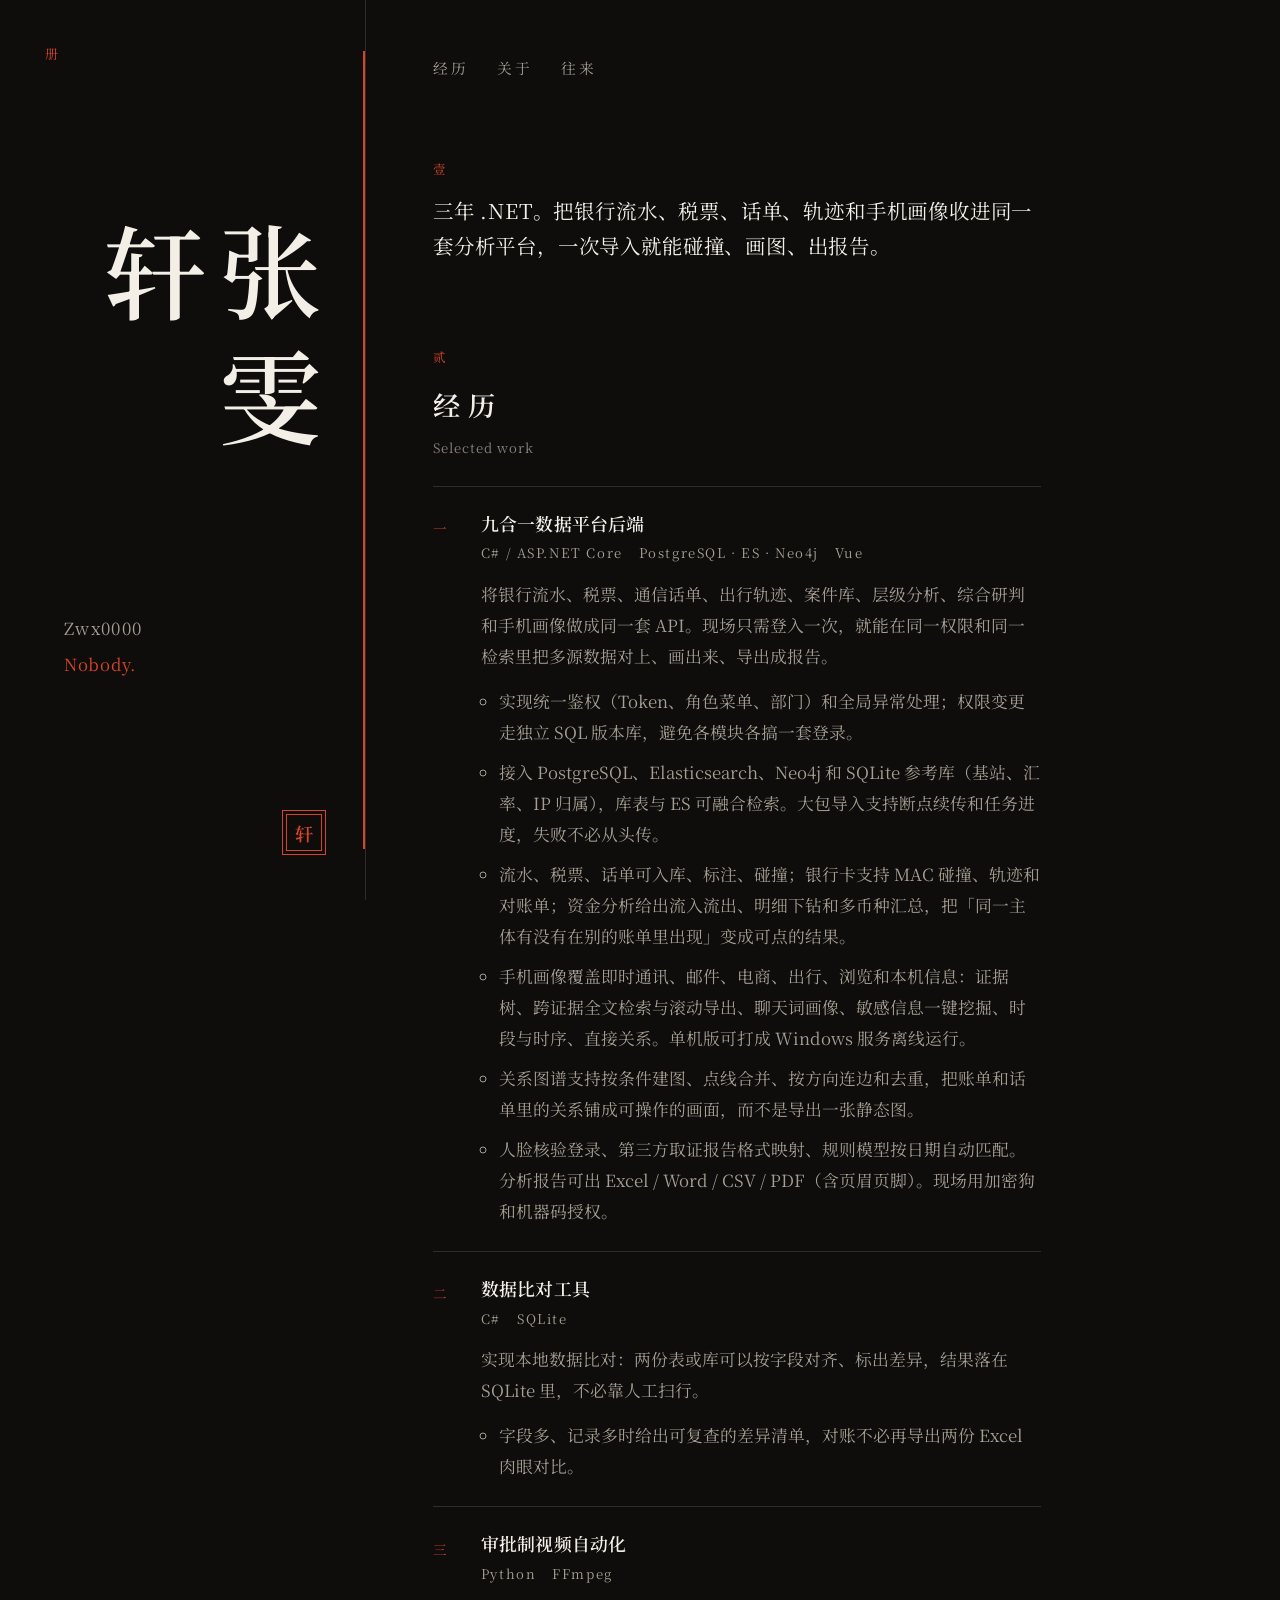
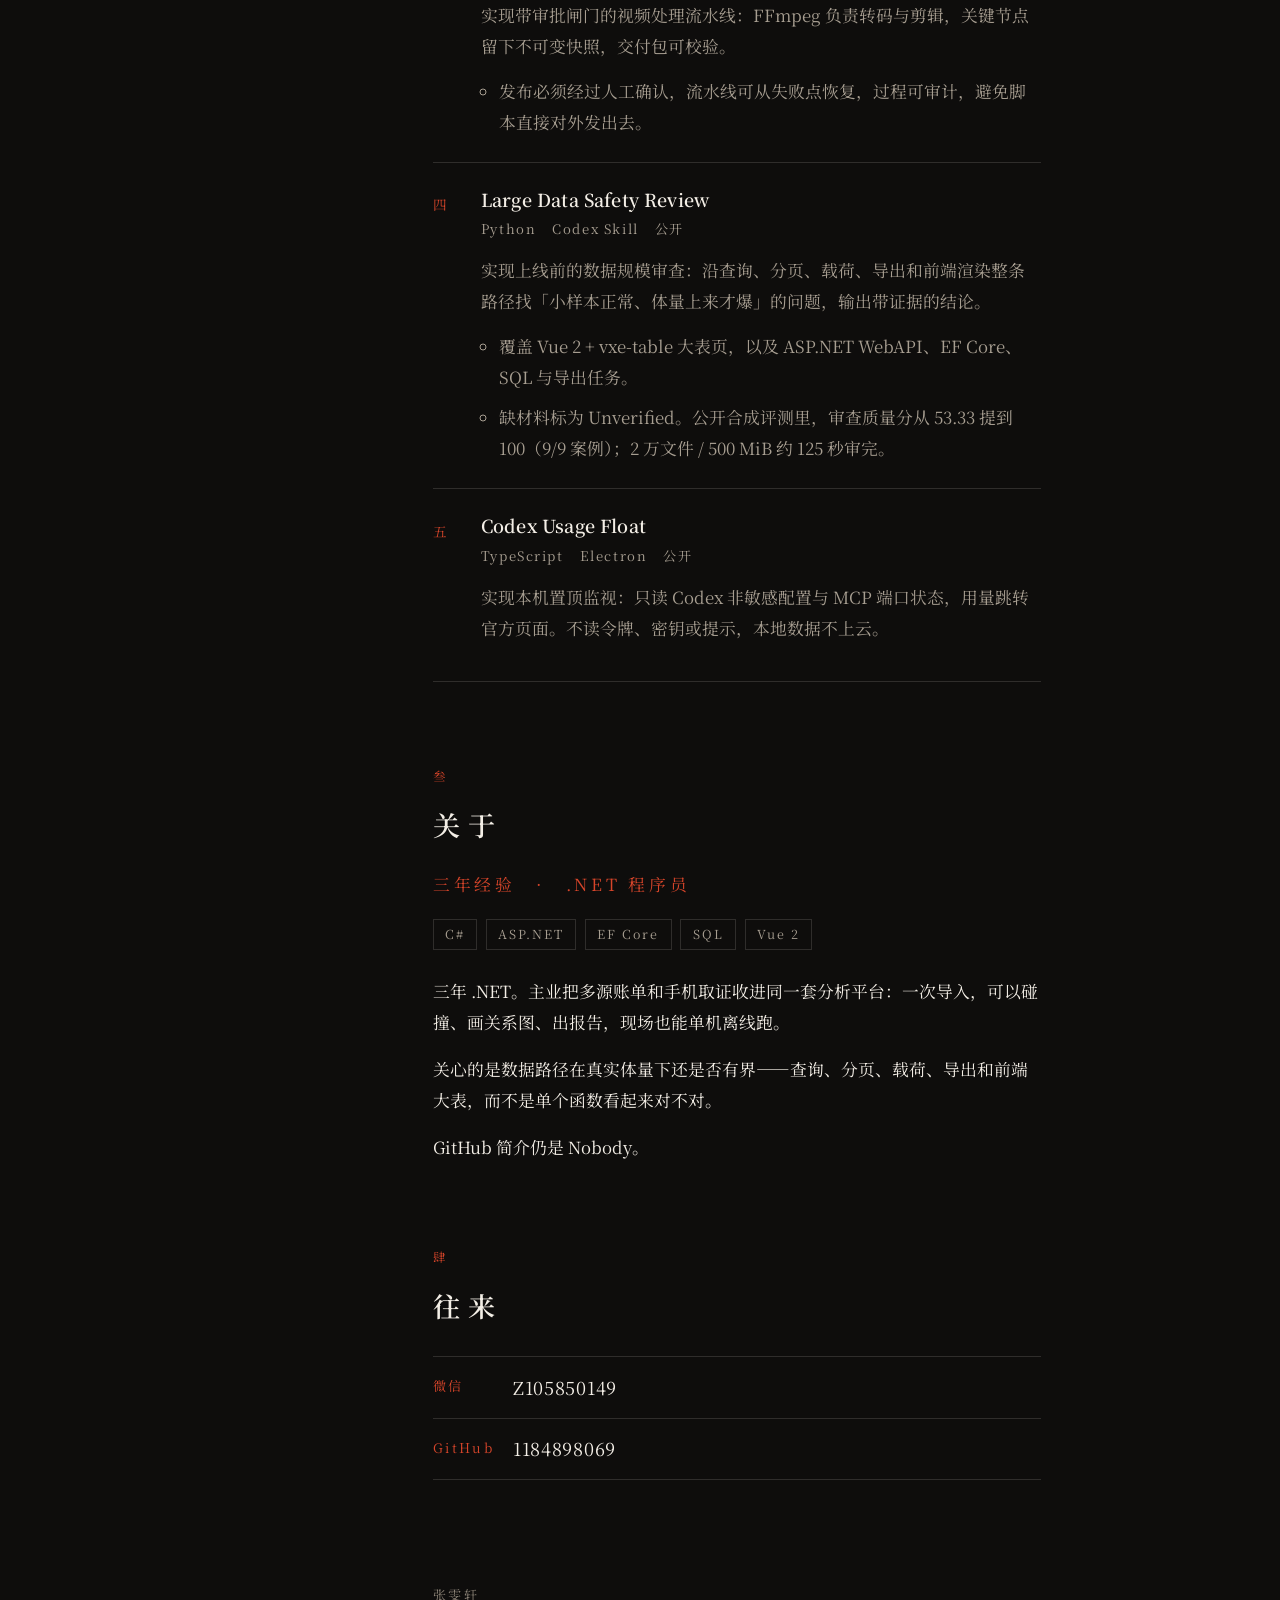
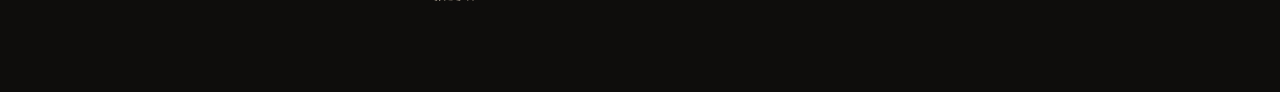
<file: index.html>
<!DOCTYPE html>
<html lang="zh-Hans">
<head>
  <meta charset="utf-8">
  <meta name="viewport" content="width=device-width, initial-scale=1">
  <meta name="color-scheme" content="dark">
  <meta name="theme-color" content="#0e0d0c">
  <meta name="description" content="张雯轩，三年 .NET。九合一数据平台：流水、税票、话单、轨迹与手机画像。">
  <title>张雯轩</title>
  <link rel="canonical" href="https://1184898069.github.io/homepage/">
  <link rel="icon" href="favicon.svg" type="image/svg+xml">
  <link rel="preconnect" href="https://fonts.googleapis.com">
  <link rel="preconnect" href="https://fonts.gstatic.com" crossorigin>
  <link href="https://fonts.googleapis.com/css2?family=Noto+Serif+SC:wght@400;600;700&amp;display=swap" rel="stylesheet">
  <link rel="stylesheet" href="styles.css">
</head>
<body>
  <a class="skip" href="#main">跳到正文</a>

  <div class="page">
    <header class="cover">
      <p class="cover-mark">册</p>
      <h1 class="cover-name">张雯轩</h1>
      <p class="cover-handle">
        <a href="https://github.com/1184898069">Zwx0000</a>
      </p>
      <p class="cover-bio">Nobody.</p>
      <div class="seal" aria-hidden="true"><span>轩</span></div>
    </header>

    <main id="main">
      <nav class="toc" aria-label="栏目">
        <a href="#work">经历</a>
        <a href="#about">关于</a>
        <a href="#contact">往来</a>
      </nav>

      <section class="lede" aria-labelledby="lede-title">
        <p class="folio">壹</p>
        <h2 id="lede-title" class="visually-hidden">开篇</h2>
        <p class="lede-text">三年 .NET。把银行流水、税票、话单、轨迹和手机画像收进同一套分析平台，一次导入就能碰撞、画图、出报告。</p>
      </section>

      <section id="work" aria-labelledby="work-title">
        <header class="section-head">
          <p class="folio">贰</p>
          <h2 id="work-title">经历</h2>
          <p class="section-en">Selected work</p>
        </header>

        <ol class="catalog">
          <li class="entry">
            <p class="entry-num" aria-hidden="true">一</p>
            <div class="entry-body">
              <h3>九合一数据平台后端</h3>
              <p class="entry-meta"><span>C# / ASP.NET Core</span><span>PostgreSQL · ES · Neo4j</span><span>Vue</span></p>
              <p>将银行流水、税票、通信话单、出行轨迹、案件库、层级分析、综合研判和手机画像做成同一套 API。现场只需登入一次，就能在同一权限和同一检索里把多源数据对上、画出来、导出成报告。</p>
              <ul class="bullets">
                <li>实现统一鉴权（Token、角色菜单、部门）和全局异常处理；权限变更走独立 SQL 版本库，避免各模块各搞一套登录。</li>
                <li>接入 PostgreSQL、Elasticsearch、Neo4j 和 SQLite 参考库（基站、汇率、IP 归属），库表与 ES 可融合检索。大包导入支持断点续传和任务进度，失败不必从头传。</li>
                <li>流水、税票、话单可入库、标注、碰撞；银行卡支持 MAC 碰撞、轨迹和对账单；资金分析给出流入流出、明细下钻和多币种汇总，把「同一主体有没有在别的账单里出现」变成可点的结果。</li>
                <li>手机画像覆盖即时通讯、邮件、电商、出行、浏览和本机信息：证据树、跨证据全文检索与滚动导出、聊天词画像、敏感信息一键挖掘、时段与时序、直接关系。单机版可打成 Windows 服务离线运行。</li>
                <li>关系图谱支持按条件建图、点线合并、按方向连边和去重，把账单和话单里的关系铺成可操作的画面，而不是导出一张静态图。</li>
                <li>人脸核验登录、第三方取证报告格式映射、规则模型按日期自动匹配。分析报告可出 Excel / Word / CSV / PDF（含页眉页脚）。现场用加密狗和机器码授权。</li>
              </ul>
            </div>
          </li>
          <li class="entry">
            <p class="entry-num" aria-hidden="true">二</p>
            <div class="entry-body">
              <h3>数据比对工具</h3>
              <p class="entry-meta"><span>C#</span><span>SQLite</span></p>
              <p>实现本地数据比对：两份表或库可以按字段对齐、标出差异，结果落在 SQLite 里，不必靠人工扫行。</p>
              <ul class="bullets">
                <li>字段多、记录多时给出可复查的差异清单，对账不必再导出两份 Excel 肉眼对比。</li>
              </ul>
            </div>
          </li>
          <li class="entry">
            <p class="entry-num" aria-hidden="true">三</p>
            <div class="entry-body">
              <h3>审批制视频自动化</h3>
              <p class="entry-meta"><span>Python</span><span>FFmpeg</span></p>
              <p>实现带审批闸门的视频处理流水线：FFmpeg 负责转码与剪辑，关键节点留下不可变快照，交付包可校验。</p>
              <ul class="bullets">
                <li>发布必须经过人工确认，流水线可从失败点恢复，过程可审计，避免脚本直接对外发出去。</li>
              </ul>
            </div>
          </li>
          <li class="entry">
            <p class="entry-num" aria-hidden="true">四</p>
            <div class="entry-body">
              <h3>
                <a href="https://github.com/1184898069/large-data-safety-review">Large Data Safety Review</a>
              </h3>
              <p class="entry-meta"><span>Python</span><span>Codex Skill</span><span>公开</span></p>
              <p>实现上线前的数据规模审查：沿查询、分页、载荷、导出和前端渲染整条路径找「小样本正常、体量上来才爆」的问题，输出带证据的结论。</p>
              <ul class="bullets">
                <li>覆盖 Vue 2 + vxe-table 大表页，以及 ASP.NET WebAPI、EF Core、SQL 与导出任务。</li>
                <li>缺材料标为 Unverified。公开合成评测里，审查质量分从 53.33 提到 100（9/9 案例）；2 万文件 / 500 MiB 约 125 秒审完。</li>
              </ul>
            </div>
          </li>
          <li class="entry">
            <p class="entry-num" aria-hidden="true">五</p>
            <div class="entry-body">
              <h3>
                <a href="https://github.com/1184898069/codex-usage-float">Codex Usage Float</a>
              </h3>
              <p class="entry-meta"><span>TypeScript</span><span>Electron</span><span>公开</span></p>
              <p>实现本机置顶监视：只读 Codex 非敏感配置与 MCP 端口状态，用量跳转官方页面。不读令牌、密钥或提示，本地数据不上云。</p>
            </div>
          </li>
        </ol>
      </section>

      <section id="about" aria-labelledby="about-title">
        <header class="section-head">
          <p class="folio">叁</p>
          <h2 id="about-title">关于</h2>
        </header>
        <p class="identity">三年经验　·　.NET 程序员</p>
        <ul class="tags" aria-label="技术栈">
          <li>C#</li>
          <li>ASP.NET</li>
          <li>EF Core</li>
          <li>SQL</li>
          <li>Vue 2</li>
        </ul>
        <div class="prose">
          <p>三年 .NET。主业把多源账单和手机取证收进同一套分析平台：一次导入，可以碰撞、画关系图、出报告，现场也能单机离线跑。</p>
          <p>关心的是数据路径在真实体量下还是否有界——查询、分页、载荷、导出和前端大表，而不是单个函数看起来对不对。</p>
          <p>GitHub 简介仍是 Nobody。</p>
        </div>
      </section>

      <section id="contact" aria-labelledby="contact-title">
        <header class="section-head">
          <p class="folio">肆</p>
          <h2 id="contact-title">往来</h2>
        </header>
        <ul class="contact-list">
          <li>
            <span class="contact-label">微信</span>
            <span class="contact-value">Z105850149</span>
          </li>
          <li>
            <span class="contact-label">GitHub</span>
            <a class="contact-value" href="https://github.com/1184898069">1184898069</a>
          </li>
        </ul>
      </section>

      <footer class="colophon">
        <p>张雯轩</p>
      </footer>
    </main>
  </div>
</body>
</html>
</file>
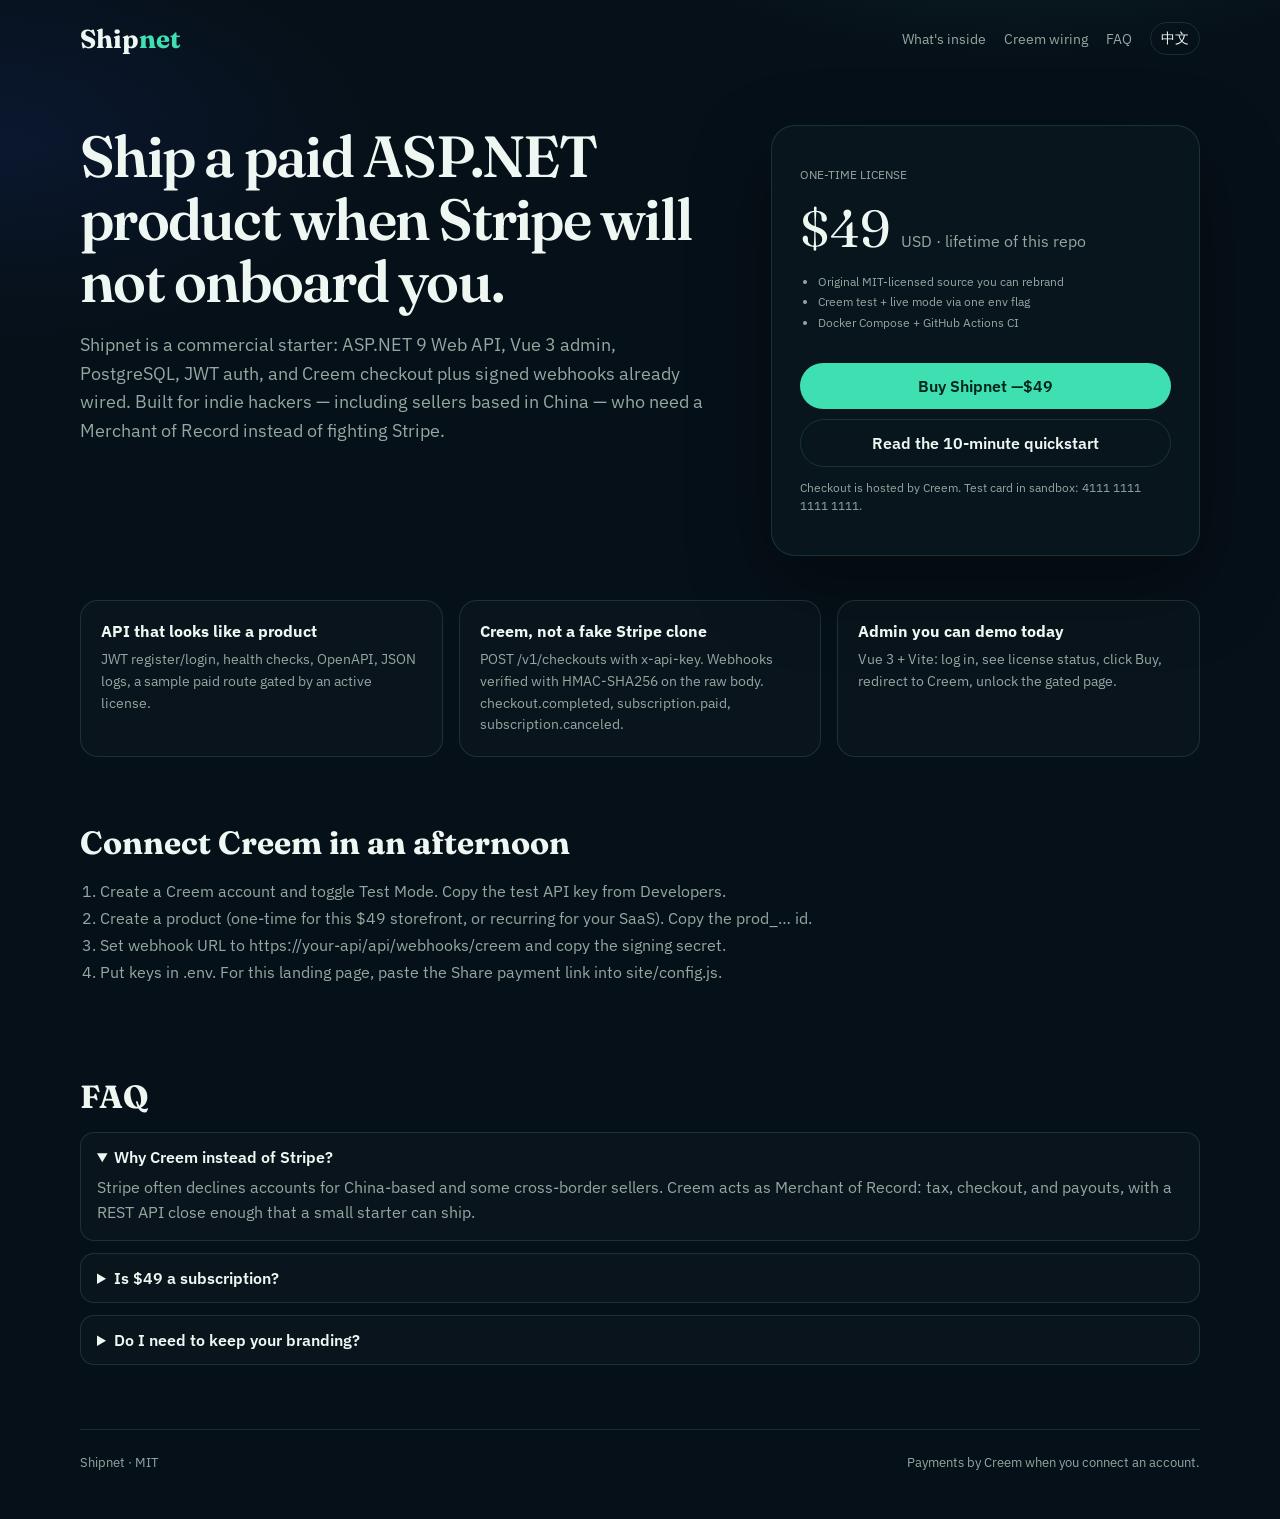
<file: shipnet/index.html>
<!doctype html>
<html lang="en" data-lang="en">
  <head>
    <meta charset="UTF-8" />
    <meta name="viewport" content="width=device-width, initial-scale=1" />
    <title>Shipnet — ASP.NET 9 + Creem starter</title>
    <meta name="description" content="Sell an ASP.NET 9 product with Creem billing when Stripe will not onboard you. Vue 3 admin, PostgreSQL, webhooks, $49 one-time." />
    <link rel="preconnect" href="https://fonts.googleapis.com" />
    <link rel="preconnect" href="https://fonts.gstatic.com" crossorigin />
    <link href="https://fonts.googleapis.com/css2?family=Fraunces:opsz,wght@9..144,600;9..144,700&family=IBM+Plex+Sans:wght@400;500;600&display=swap" rel="stylesheet" />
    <link rel="stylesheet" href="./styles.css" />
  </head>
  <body>
    <div class="wrap">
      <header class="nav">
        <a class="logo" href="./">Ship<em>net</em></a>
        <div class="nav-links">
          <a href="#whats-inside"><span lang="en">What's inside</span><span lang="zh">包含什么</span></a>
          <a href="#creem"><span lang="en">Creem wiring</span><span lang="zh">接入 Creem</span></a>
          <a href="#faq">FAQ</a>
          <button class="lang" type="button" data-lang-switch>中文</button>
        </div>
      </header>

      <section class="hero">
        <div>
          <h1 lang="en">Ship a paid ASP.NET product when Stripe will not onboard you.</h1>
          <h1 lang="zh">Stripe 开不了户时，用 Creem 把 ASP.NET 产品卖出去。</h1>
          <p class="lede" lang="en">
            Shipnet is a commercial starter: ASP.NET 9 Web API, Vue 3 admin, PostgreSQL, JWT auth,
            and Creem checkout plus signed webhooks already wired. Built for indie hackers — including
            sellers based in China — who need a Merchant of Record instead of fighting Stripe.
          </p>
          <p class="lede" lang="zh">
            Shipnet 是可直接售卖的起步套件：ASP.NET 9 Web API、Vue 3 后台、PostgreSQL、JWT 登录，
            以及已经接好的 Creem 结账与签名 Webhook。面向独立开发者，尤其是国内卖家，
            用 Merchant of Record 收款，而不是在 Stripe 审核里空转。
          </p>
        </div>
        <aside class="price-card">
          <p class="fine" lang="en">ONE-TIME LICENSE</p>
          <p class="fine" lang="zh">一次买断</p>
          <p class="price"><span data-price>$49</span> <small lang="en">USD · lifetime of this repo</small><small lang="zh">美元 · 本仓库买断</small></p>
          <ul class="fine" style="padding-left:18px;line-height:1.7">
            <li lang="en">Original MIT-licensed source you can rebrand</li>
            <li lang="zh">MIT 源码，可改名改装成你自己的产品</li>
            <li lang="en">Creem test + live mode via one env flag</li>
            <li lang="zh">一个环境变量切换 Creem 测试 / 正式环境</li>
            <li lang="en">Docker Compose + GitHub Actions CI</li>
            <li lang="zh">Docker Compose 与 GitHub Actions CI</li>
          </ul>
          <button class="buy" id="buy" type="button">
            <span lang="en">Buy Shipnet — </span><span lang="zh">购买 Shipnet — </span><span data-price>$49</span>
          </button>
          <a class="ghost" href="../README.md"><span lang="en">Read the 10-minute quickstart</span><span lang="zh">阅读 10 分钟上手</span></a>
          <p class="fine" lang="en">Checkout is hosted by Creem. Test card in sandbox: 4111 1111 1111 1111.</p>
          <p class="fine" lang="zh">结账由 Creem 托管。沙箱测试卡：4111 1111 1111 1111。</p>
        </aside>
      </section>

      <section class="features" id="whats-inside">
        <article class="feat">
          <h3 lang="en">API that looks like a product</h3>
          <h3 lang="zh">像成品一样的 API</h3>
          <p lang="en">JWT register/login, health checks, OpenAPI, JSON logs, a sample paid route gated by an active license.</p>
          <p lang="zh">JWT 注册登录、健康检查、OpenAPI、结构化日志，以及用有效 License 拦住的示例付费接口。</p>
        </article>
        <article class="feat">
          <h3 lang="en">Creem, not a fake Stripe clone</h3>
          <h3 lang="zh">接的是 Creem，不是假 Stripe</h3>
          <p lang="en">POST /v1/checkouts with x-api-key. Webhooks verified with HMAC-SHA256 on the raw body. checkout.completed, subscription.paid, subscription.canceled.</p>
          <p lang="zh">使用 x-api-key 调用 POST /v1/checkouts。Webhook 用原始 body 做 HMAC-SHA256 校验，处理完成、续费与取消。</p>
        </article>
        <article class="feat">
          <h3 lang="en">Admin you can demo today</h3>
          <h3 lang="zh">今天就能演示的后台</h3>
          <p lang="en">Vue 3 + Vite: log in, see license status, click Buy, redirect to Creem, unlock the gated page.</p>
          <p lang="zh">Vue 3 + Vite：登录、看授权状态、点购买跳转 Creem，回来后打开付费页面。</p>
        </article>
      </section>

      <section class="section" id="creem">
        <h2 lang="en">Connect Creem in an afternoon</h2>
        <h2 lang="zh">一个下午接好 Creem</h2>
        <ol class="steps">
          <li lang="en">Create a Creem account and toggle Test Mode. Copy the test API key from Developers.</li>
          <li lang="zh">注册 Creem，打开 Test Mode，在 Developers 复制测试 API key。</li>
          <li lang="en">Create a product (one-time for this $49 storefront, or recurring for your SaaS). Copy the prod_… id.</li>
          <li lang="zh">创建一个产品（本落地页买断用 one-time，你自己的订阅产品用 recurring），复制 prod_… 编号。</li>
          <li lang="en">Set webhook URL to https://your-api/api/webhooks/creem and copy the signing secret.</li>
          <li lang="zh">Webhook 填 https://你的域名/api/webhooks/creem，复制签名密钥。</li>
          <li lang="en">Put keys in .env. For this landing page, paste the Share payment link into site/config.js.</li>
          <li lang="zh">把密钥写入 .env。卖这个落地页时，把 Share 支付链接贴进 site/config.js。</li>
        </ol>
      </section>

      <section class="section" id="faq">
        <h2>FAQ</h2>
        <div class="faq">
          <details open>
            <summary lang="en">Why Creem instead of Stripe?</summary>
            <summary lang="zh">为什么不用 Stripe？</summary>
            <p lang="en">Stripe often declines accounts for China-based and some cross-border sellers. Creem acts as Merchant of Record: tax, checkout, and payouts, with a REST API close enough that a small starter can ship.</p>
            <p lang="zh">Stripe 经常拒掉国内及部分跨境卖家。Creem 作为 Merchant of Record 处理税务、结账和结算，REST API 足够让一套起步模板直接上线。</p>
          </details>
          <details>
            <summary lang="en">Is $49 a subscription?</summary>
            <summary lang="zh">49 美元是订阅吗？</summary>
            <p lang="en">No. Shipnet itself is sold as a one-time download of this codebase. Your own product can be one-time or recurring — that is configured on the Creem product, not hardcoded here.</p>
            <p lang="zh">不是。Shipnet 本身是买断源码。你自己的产品做一次性还是订阅，在 Creem 产品里配置，不写死在代码里。</p>
          </details>
          <details>
            <summary lang="en">Do I need to keep your branding?</summary>
            <summary lang="zh">必须保留你们的品牌吗？</summary>
            <p lang="en">No. Replace copy, colors, and the sample “lanes” feature. Keep the MIT license file. You own the running service you deploy.</p>
            <p lang="zh">不用。文案、配色和示例「航线」功能都可以换。保留 MIT 许可证文件。你部署出去的服务归你。</p>
          </details>
        </div>
      </section>

      <footer>
        <span>Shipnet · MIT</span>
        <span lang="en">Payments by Creem when you connect an account.</span>
        <span lang="zh">接入 Creem 账户后即可收款。</span>
      </footer>
    </div>

    <div class="modal-bg" id="connect-modal">
      <div class="modal">
        <h3 lang="en">Connect Creem to enable Buy</h3>
        <h3 lang="zh">先接入 Creem 才能购买</h3>
        <p lang="en">This storefront is a placeholder until a Creem payment link exists. In the Creem dashboard, create a <strong>$49 one-time</strong> product, click Share, and paste the URL into <code>site/config.js</code> as <code>creemPaymentLink</code>. Logged-in checkout through the Vue admin uses <code>POST /v1/checkouts</code> instead.</p>
        <p lang="zh">在贴上 Creem 支付链接之前，购买按钮只展示说明。到 Creem 控制台创建一个 <strong>49 美元一次性</strong>产品，点 Share，把 URL 贴到 <code>site/config.js</code> 的 <code>creemPaymentLink</code>。已登录用户走 Vue 后台时，会调用 <code>POST /v1/checkouts</code>。</p>
        <button class="buy" id="close-modal" type="button" style="width:auto;padding-inline:22px">OK</button>
      </div>
    </div>
    <script src="./config.js"></script>
    <script src="./app.js"></script>
  </body>
</html>
</file>
<file: styles.css>
:root {
  --bg: #0e0d0c;
  --ink: #f3eee6;
  --mute: #a79e91;
  --faint: #8c8377;
  --zhu: #d6452a;
  --rule: rgba(243, 238, 230, 0.14);
  --font: "Noto Serif SC", "Source Han Serif SC", "Songti SC", "STSong", "SimSun", serif;
  --measure: 38rem;
}

*,
*::before,
*::after {
  box-sizing: border-box;
}

html {
  scroll-behavior: smooth;
}

html:focus-within {
  scroll-behavior: smooth;
}

@media (prefers-reduced-motion: reduce) {
  html {
    scroll-behavior: auto;
  }

  *,
  *::before,
  *::after {
    animation: none !important;
    transition: none !important;
    scroll-behavior: auto !important;
  }
}

body {
  margin: 0;
  min-height: 100vh;
  background: var(--bg);
  color: var(--ink);
  font-family: var(--font);
  font-size: 1.05rem;
  font-weight: 400;
  line-height: 1.85;
  text-rendering: optimizeLegibility;
  -webkit-font-smoothing: antialiased;
}

:focus {
  outline: none;
}

:focus-visible {
  outline: 1px solid var(--zhu);
  outline-offset: 3px;
}

a {
  color: inherit;
  text-decoration-color: var(--zhu);
  text-decoration-thickness: 1px;
  text-underline-offset: 0.28em;
}

a:hover {
  color: var(--zhu);
}

.skip {
  position: absolute;
  left: 0.8rem;
  top: 0.8rem;
  z-index: 10;
  padding: 0.4rem 0.7rem;
  background: var(--bg);
  color: var(--ink);
  transform: translateY(-150%);
}

.skip:focus-visible {
  transform: none;
}

.visually-hidden {
  position: absolute;
  width: 1px;
  height: 1px;
  padding: 0;
  margin: -1px;
  overflow: hidden;
  clip: rect(0, 0, 0, 0);
  white-space: nowrap;
  border: 0;
}

.page {
  min-height: 100vh;
}

.cover {
  position: relative;
  display: flex;
  flex-direction: column;
  justify-content: flex-end;
  gap: 0.35rem;
  min-height: 70vh;
  padding: 2.2rem 1.6rem 2.4rem;
  border-bottom: 1px solid var(--rule);
}

.cover-mark {
  position: absolute;
  top: 1.6rem;
  left: 1.6rem;
  margin: 0;
  color: var(--zhu);
  font-size: 0.82rem;
  letter-spacing: 0.4em;
}

.cover-name {
  margin: 0;
  font-size: clamp(3.4rem, 16vw, 5.6rem);
  font-weight: 600;
  line-height: 1.12;
  letter-spacing: 0.12em;
}

.cover-handle,
.cover-bio {
  margin: 0;
}

.cover-handle {
  margin-top: 1.4rem;
  color: var(--mute);
  letter-spacing: 0.08em;
}

.cover-handle a {
  text-decoration: none;
}

.cover-bio {
  color: var(--zhu);
  font-size: 1.05rem;
  letter-spacing: 0.04em;
}

.seal {
  position: absolute;
  right: 1.6rem;
  bottom: 2.4rem;
  display: grid;
  place-items: center;
  width: 2.8rem;
  height: 2.8rem;
  border: 1px solid var(--zhu);
  color: var(--zhu);
  font-size: 1.15rem;
  font-weight: 600;
  letter-spacing: 0;
  box-shadow: inset 0 0 0 3px var(--bg), inset 0 0 0 4px var(--zhu);
  user-select: none;
}

main {
  padding: 2.4rem 1.6rem 3.5rem;
}

.toc {
  display: flex;
  flex-wrap: wrap;
  gap: 1.2rem 1.8rem;
  margin-bottom: 3.4rem;
  font-size: 0.92rem;
  letter-spacing: 0.18em;
}

.toc a {
  color: var(--mute);
  text-decoration: none;
}

.toc a:hover,
.toc a:focus-visible {
  color: var(--zhu);
}

section {
  max-width: var(--measure);
  margin-bottom: 4.2rem;
}

.folio {
  margin: 0 0 0.7rem;
  color: var(--zhu);
  font-size: 0.78rem;
  letter-spacing: 0.42em;
}

.section-head {
  margin-bottom: 1.6rem;
}

.section-head h2 {
  margin: 0;
  font-size: 1.7rem;
  font-weight: 600;
  letter-spacing: 0.28em;
}

.section-en {
  margin: 0.35rem 0 0;
  color: var(--faint);
  font-size: 0.82rem;
  letter-spacing: 0.08em;
}

.lede-text {
  margin: 0;
  font-size: 1.28rem;
  line-height: 1.7;
  letter-spacing: 0.04em;
}

.catalog {
  list-style: none;
  margin: 0;
  padding: 0;
}

.entry {
  display: grid;
  grid-template-columns: 2rem 1fr;
  gap: 0.6rem 1rem;
  padding: 1.5rem 0;
  border-top: 1px solid var(--rule);
}

.entry:last-child {
  border-bottom: 1px solid var(--rule);
}

.entry-num {
  margin: 0.35rem 0 0;
  color: var(--zhu);
  font-size: 0.85rem;
  letter-spacing: 0.12em;
}

.entry-body h3 {
  margin: 0 0 0.35rem;
  font-size: 1.12rem;
  font-weight: 600;
  letter-spacing: 0.01em;
  line-height: 1.4;
}

.entry-body h3 a {
  text-decoration: none;
}

.entry-body h3 a:hover {
  text-decoration: underline;
  text-decoration-color: var(--zhu);
  text-underline-offset: 0.22em;
}

.entry-meta {
  display: flex;
  flex-wrap: wrap;
  gap: 0.45rem 1rem;
  margin: 0 0 0.7rem;
  color: var(--faint);
  font-size: 0.82rem;
  letter-spacing: 0.12em;
}

.entry-body > p {
  margin: 0 0 0.85rem;
  color: var(--mute);
}

.bullets {
  margin: 0;
  padding-left: 1.15rem;
  color: var(--mute);
}

.bullets li {
  margin: 0 0 0.55rem;
}

.bullets li:last-child {
  margin-bottom: 0;
}

.bullets code {
  font-size: 0.86em;
  color: var(--ink);
}

.identity {
  margin: -0.4rem 0 1.15rem;
  color: var(--zhu);
  font-size: 1.05rem;
  letter-spacing: 0.22em;
}

.tags {
  display: flex;
  flex-wrap: wrap;
  gap: 0.55rem;
  list-style: none;
  margin: 0 0 1.6rem;
  padding: 0;
}

.tags li {
  padding: 0.18rem 0.7rem 0.22rem;
  border: 1px solid var(--rule);
  color: var(--mute);
  font-size: 0.78rem;
  letter-spacing: 0.16em;
}

.prose p {
  margin: 0 0 1rem;
}

.prose p:last-child {
  margin-bottom: 0;
}

.placeholder {
  color: var(--faint);
  border-left: 2px solid var(--zhu);
  padding-left: 0.9rem;
}

.contact-list {
  list-style: none;
  margin: 0;
  padding: 0;
}

.contact-list li {
  display: grid;
  grid-template-columns: 4.2rem 1fr;
  gap: 0.8rem;
  padding: 0.85rem 0;
  border-top: 1px solid var(--rule);
}

.contact-list li:last-child {
  border-bottom: 1px solid var(--rule);
}

.contact-label {
  color: var(--zhu);
  letter-spacing: 0.18em;
  font-size: 0.82rem;
  padding-top: 0.2rem;
}

.contact-value {
  font-size: 1.12rem;
  letter-spacing: 0.04em;
  text-decoration: none;
}

.colophon {
  max-width: var(--measure);
  padding-top: 0.4rem;
  color: var(--faint);
  font-size: 0.82rem;
  letter-spacing: 0.18em;
}

@media (min-width: 880px) {
  .page {
    display: grid;
    grid-template-columns: minmax(17rem, 0.4fr) 1fr;
  }

  .cover {
    position: sticky;
    top: 0;
    height: 100vh;
    min-height: 100vh;
    justify-content: center;
    padding: 3rem 2.4rem 3rem 2.8rem;
    border-bottom: 0;
    border-right: 1px solid var(--rule);
  }

  .cover::after {
    content: "";
    position: absolute;
    top: 3.2rem;
    right: 0;
    width: 2px;
    height: calc(100% - 6.4rem);
    background: var(--zhu);
  }

  .cover-mark {
    top: 2.6rem;
    left: 2.8rem;
  }

  .cover-name {
    writing-mode: vertical-rl;
    font-size: clamp(3.8rem, 8vw, 6.4rem);
    letter-spacing: 0.22em;
    height: min(22rem, 56vh);
  }

  .cover-handle {
    margin-top: 2.2rem;
  }

  .seal {
    right: 2.4rem;
    bottom: 2.8rem;
  }

  main {
    padding: 3.4rem 7vw 4.5rem 4.2rem;
  }

  .toc {
    margin-bottom: 4.8rem;
  }

  section {
    margin-bottom: 5.2rem;
  }
}

@media (min-width: 1240px) {
  .cover {
    padding-left: 4rem;
  }

  main {
    padding-right: 10vw;
  }
}

@media print {
  :root {
    --bg: #f7f2ea;
    --ink: #1a1714;
    --mute: #4d463e;
    --faint: #8c8377;
    --zhu: #b33622;
    --rule: rgba(26, 23, 20, 0.18);
  }

  body {
    background: var(--bg);
    color: var(--ink);
  }

  .cover {
    min-height: auto;
    height: auto;
    position: static;
  }

  .skip,
  .toc {
    display: none;
  }
}
</file>
<file: shipnet/styles.css>
:root {
  --bg: #061018;
  --ink: #eef7f2;
  --muted: #93a8a0;
  --line: rgba(120, 230, 196, 0.14);
  --accent: #3ee0b2;
  --accent-dim: #1a8f72;
  --card: rgba(10, 24, 32, 0.72);
  --serif: "Fraunces", Georgia, serif;
  --sans: "IBM Plex Sans", system-ui, sans-serif;
}
* { box-sizing: border-box; }
html, body { margin: 0; }
body {
  font-family: var(--sans);
  color: var(--ink);
  background:
    linear-gradient(180deg, rgba(6,16,24,0.2), #061018 40%),
    radial-gradient(900px 420px at 80% -10%, rgba(62,224,178,0.16), transparent 50%),
    radial-gradient(700px 380px at 0% 10%, rgba(48,90,255,0.16), transparent 55%),
    #061018;
  min-height: 100vh;
}
.wrap { width: min(1120px, calc(100% - 40px)); margin: 0 auto; }
header.nav {
  display: flex; align-items: center; justify-content: space-between;
  padding: 22px 0; gap: 16px;
}
.logo { font-family: var(--serif); font-weight: 700; font-size: 26px; color: var(--ink); text-decoration: none; }
.logo em { color: var(--accent); font-style: normal; }
.nav-links { display: flex; gap: 18px; align-items: center; color: var(--muted); font-size: 14px; }
.nav-links a { color: inherit; text-decoration: none; }
.lang {
  border: 1px solid var(--line); background: transparent; color: var(--ink);
  border-radius: 999px; padding: 6px 10px; cursor: pointer; font: inherit;
}
.hero { padding: 48px 0 24px; display: grid; grid-template-columns: 1.2fr 0.8fr; gap: 48px; align-items: start; }
h1 {
  font-family: var(--serif); font-weight: 600; font-size: clamp(36px, 5vw, 58px);
  line-height: 1.08; letter-spacing: -0.03em; margin: 0 0 18px;
}
.lede { font-size: 18px; color: var(--muted); line-height: 1.6; margin: 0 0 28px; max-width: 58ch; }
.price-card {
  background: var(--card); border: 1px solid var(--line); border-radius: 24px; padding: 28px;
  box-shadow: 0 30px 80px rgba(0,0,0,0.35);
}
.price { font-family: var(--serif); font-size: 52px; margin: 0; }
.price small { font-size: 16px; color: var(--muted); font-family: var(--sans); }
.buy, .ghost {
  display: inline-flex; justify-content: center; width: 100%;
  border: 0; border-radius: 999px; padding: 13px 18px; font: inherit; font-weight: 600;
  cursor: pointer; text-decoration: none; text-align: center;
}
.buy { background: var(--accent); color: #04241b; margin: 18px 0 10px; }
.buy[disabled] { opacity: 0.55; cursor: not-allowed; }
.ghost { background: transparent; color: var(--ink); border: 1px solid var(--line); }
.fine { font-size: 12px; color: var(--muted); line-height: 1.5; }
.features { display: grid; grid-template-columns: repeat(3, 1fr); gap: 16px; padding: 20px 0 56px; }
.feat {
  border: 1px solid var(--line); border-radius: 18px; padding: 20px; background: rgba(255,255,255,0.02);
}
.feat h3 { margin: 0 0 8px; font-size: 16px; }
.feat p { margin: 0; color: var(--muted); font-size: 14px; line-height: 1.55; }
.section { padding: 10px 0 64px; }
.section h2 { font-family: var(--serif); font-size: 32px; margin: 0 0 16px; }
ol.steps { color: var(--muted); line-height: 1.7; padding-left: 20px; }
.faq { display: grid; gap: 12px; }
.faq details {
  border: 1px solid var(--line); border-radius: 14px; padding: 14px 16px; background: rgba(255,255,255,0.02);
}
.faq summary { cursor: pointer; font-weight: 600; }
.faq p { color: var(--muted); margin: 8px 0 0; line-height: 1.6; }
footer { border-top: 1px solid var(--line); padding: 24px 0 48px; color: var(--muted); font-size: 13px; display: flex; justify-content: space-between; gap: 12px; flex-wrap: wrap; }
.modal-bg {
  position: fixed; inset: 0; background: rgba(0,0,0,0.55); display: none; place-items: center; padding: 20px;
}
.modal-bg.show { display: grid; }
.modal {
  width: min(520px, 100%); background: #0c1b24; border: 1px solid var(--line);
  border-radius: 20px; padding: 24px;
}
.modal h3 { margin-top: 0; font-family: var(--serif); }
@media (max-width: 860px) {
  .hero, .features { grid-template-columns: 1fr; }
  header.nav { flex-wrap: wrap; }
}
[data-lang="en"] [lang="zh"],
[data-lang="zh"] [lang="en"] { display: none; }
</file>
